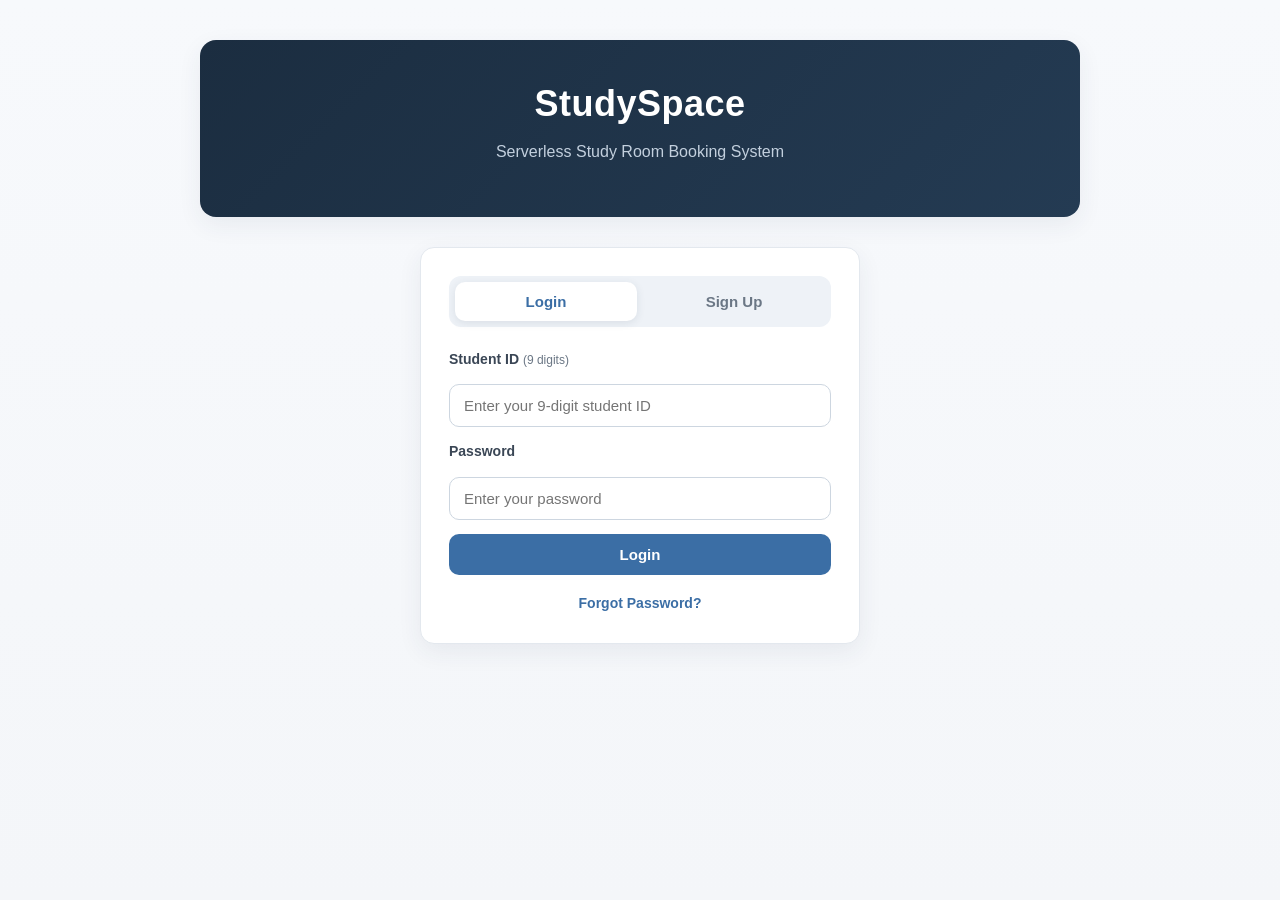
<file: frontend/index.html>
<!DOCTYPE html>
<html lang="en">
<head>
  <meta charset="UTF-8" />
  <meta name="viewport" content="width=device-width, initial-scale=1.0" />
  <title>StudySpace - Login</title>
  <link rel="stylesheet" href="style.css" />
</head>
<body>
  <div class="container">
    <header>
      <h1>StudySpace</h1>
      <p>Serverless Study Room Booking System</p>
    </header>

    <div class="card auth-card">
      <div class="tabs">
        <button id="loginTab" class="tab active" type="button">Login</button>
        <button id="signupTab" class="tab" type="button">Sign Up</button>
      </div>

      <!-- LOGIN -->
      <form id="loginForm" class="auth-form">
        <label>Student ID <span class="hint">(9 digits)</span></label>
        <input
          type="text"
          id="loginStudentId"
          placeholder="Enter your 9-digit student ID"
          pattern="\d{9}"
          maxlength="9"
          inputmode="numeric"
          title="Student ID must be exactly 9 digits"
          required
        />
        <label>Password</label>
        <input type="password" id="loginPassword" placeholder="Enter your password" required />
        <button type="submit">Login</button>
        <p class="form-link"><a href="#" id="forgotPasswordLink">Forgot Password?</a></p>
      </form>

      <!-- FORGOT PASSWORD (hidden until link is clicked) -->
      <div id="forgotPasswordSection" class="auth-form hidden">
        <h3>Reset Password</h3>

        <div id="resetStep1">
          <label>Student ID <span class="hint">(9 digits)</span></label>
          <input
            type="text"
            id="resetStudentId"
            placeholder="Enter your 9-digit student ID"
            pattern="\d{9}"
            maxlength="9"
            inputmode="numeric"
            title="Student ID must be exactly 9 digits"
            required
          />
          <label>Email</label>
          <input type="email" id="resetEmail" placeholder="Enter your registered email" required />
          <button type="button" id="sendResetCodeBtn">Send Reset Code</button>
        </div>

        <div id="resetStep2" class="hidden">
          <p class="hint">Enter the code sent to your email, then choose a new password.</p>
          <label>Reset Code</label>
          <input type="text" id="resetCode" placeholder="6-digit code" maxlength="6" inputmode="numeric" required />
          <label>New Password <span class="hint">(8+ chars, 1 uppercase, 1 number, 1 special)</span></label>
          <input type="password" id="newPassword" placeholder="Create a strong password" required />
          <button type="button" id="confirmResetBtn">Reset Password</button>
        </div>

        <p class="form-link"><a href="#" id="backToLoginLink">Back to Login</a></p>
      </div>

      <!-- SIGN UP -->
      <form id="signupForm" class="auth-form hidden">
        <label>Full Name</label>
        <input type="text" id="signupName" placeholder="Enter your full name" required />
        <label>Student ID <span class="hint">(9 digits)</span></label>
        <input
          type="text"
          id="signupStudentId"
          placeholder="Choose your student ID"
          pattern="\d{9}"
          maxlength="9"
          inputmode="numeric"
          title="Student ID must be exactly 9 digits"
          required
        />
        <label>Email <span class="hint">(used for password reset)</span></label>
        <input type="email" id="signupEmail" placeholder="Enter your email" required />
        <label>Password <span class="hint">(8+ chars, 1 uppercase, 1 number, 1 special)</span></label>
        <input type="password" id="signupPassword" placeholder="Create a strong password" required />
        <button type="submit">Create Account</button>
      </form>
    </div>
  </div>
  <script src="auth.js"></script>
</body>
</html>
</file>
<file: frontend/style.css>
/* ===================== StudySpace - Styles ===================== */

:root {
  --navy: #243b53;
  --navy-deep: #1b2d40;
  --blue: #3b6ea5;
  --blue-dark: #2f5783;
  --green: #3a8a6e;
  --green-dark: #2f7059;
  --red: #c0473f;
  --red-dark: #a23a33;
  --bg: #f4f6f9;
  --card: #ffffff;
  --text: #2b3543;
  --muted: #6b7785;
  --border: #e3e8ee;
  --shadow: 0 8px 24px rgba(36, 59, 83, 0.07);
  --shadow-hover: 0 12px 32px rgba(36, 59, 83, 0.12);
}

* { box-sizing: border-box; }

body {
  margin: 0;
  font-family: "Segoe UI", Arial, sans-serif;
  background: linear-gradient(180deg, #f7f9fc 0%, var(--bg) 100%);
  background-attachment: fixed;
  color: var(--text);
  line-height: 1.55;
}

.container {
  width: 90%;
  max-width: 880px;
  margin: 0 auto;
  padding: 40px 0 60px;
}

/* ---------- Header ---------- */
header {
  text-align: center;
  margin-bottom: 30px;
  padding: 36px 25px;
  background: linear-gradient(135deg, var(--navy-deep), var(--navy));
  border-radius: 16px;
  box-shadow: var(--shadow);
  color: #fff;
  animation: fadeDown 0.6s ease both;
}
header h1 { margin: 0; font-size: 36px; letter-spacing: 0.5px; font-weight: 700; color: #ffffff; }
header p { margin-top: 8px; font-size: 16px; color: #c3d0de; }

/* ---------- Cards ---------- */
.card {
  background: var(--card);
  padding: 28px;
  margin-bottom: 22px;
  border-radius: 14px;
  border: 1px solid var(--border);
  box-shadow: var(--shadow);
  animation: fadeUp 0.5s ease both;
  transition: box-shadow 0.25s ease, transform 0.25s ease;
}
.card:hover { box-shadow: var(--shadow-hover); transform: translateY(-2px); }
.card h2 { margin-top: 0; color: var(--navy); font-size: 21px; }

/* ---------- Forms ---------- */
form { display: grid; gap: 14px; }
label { font-weight: 600; color: #3a4655; font-size: 14px; }
.hint { font-weight: 400; color: var(--muted); font-size: 12px; }
input, select {
  width: 100%;
  padding: 12px 14px;
  border: 1px solid #cdd6e0;
  border-radius: 10px;
  font-size: 15px;
  background: #fff;
  transition: border-color 0.2s ease, box-shadow 0.2s ease;
}
input:focus, select:focus {
  outline: none;
  border-color: var(--blue);
  box-shadow: 0 0 0 3px rgba(59, 110, 165, 0.15);
}

/* ---------- Buttons ---------- */
button {
  padding: 12px 18px;
  border: none;
  border-radius: 10px;
  background: var(--blue);
  color: #fff;
  font-size: 15px;
  font-weight: 600;
  cursor: pointer;
  transition: background 0.2s ease, transform 0.12s ease, box-shadow 0.2s ease;
}
button:hover { background: var(--blue-dark); box-shadow: 0 6px 16px rgba(59, 110, 165, 0.28); }
button:active { transform: scale(0.98); }
.secondary { background: #e7ecf2; color: #3a4655; }
.secondary:hover { background: #d7dee7; box-shadow: none; }

/* ---------- Time row ---------- */
.time-row { display: grid; grid-template-columns: 1fr 1fr; gap: 14px; }
.time-col { display: grid; gap: 6px; }

/* ---------- Auth (login page feel) ---------- */
.auth-card { max-width: 440px; margin: 10px auto 0; }
.tabs {
  display: flex;
  gap: 6px;
  margin-bottom: 22px;
  background: #eef2f7;
  padding: 6px;
  border-radius: 12px;
}
.tab { flex: 1; background: transparent; color: var(--muted); font-weight: 600; padding: 11px; }
.tab:hover { background: transparent; box-shadow: none; color: var(--navy); }
.tab.active { background: #fff; color: var(--blue); box-shadow: 0 2px 8px rgba(36, 59, 83, 0.1); }
.auth-form { animation: fadeIn 0.35s ease both; }

/* ---------- Form links (Forgot password / Back to login) ---------- */
.form-link {
  margin-top: 4px;
  margin-bottom: 0;
  text-align: center;
  font-size: 14px;
}
.form-link a {
  color: var(--blue);
  font-weight: 600;
  text-decoration: none;
}
.form-link a:hover {
  color: var(--blue-dark);
  text-decoration: underline;
}

/* ---------- Forgot password panel ---------- */
#forgotPasswordSection {
  margin-top: 18px;
  padding-top: 18px;
  border-top: 1px solid var(--border);
}
#forgotPasswordSection h3 {
  margin-top: 0;
  margin-bottom: 14px;
  color: var(--navy);
  font-size: 18px;
}
#forgotPasswordSection button[type="button"] {
  margin-top: 10px;
}

/* ---------- Welcome bar ---------- */
.welcome-bar {
  display: flex;
  align-items: center;
  justify-content: space-between;
  padding: 16px 24px;
  font-weight: 600;
  color: var(--navy);
}
#logoutBtn { background: #eef2f7; color: #3a4655; padding: 8px 16px; }
#logoutBtn:hover { background: #d7dee7; box-shadow: none; }

/* ---------- Bookings ---------- */
.bookings-header { display: flex; align-items: center; justify-content: space-between; }
#refreshBtn { background: var(--green); padding: 8px 16px; }
#refreshBtn:hover { background: var(--green-dark); box-shadow: 0 6px 16px rgba(58, 138, 110, 0.28); }
.bookings-list { margin-top: 16px; display: grid; gap: 12px; }
.booking-item {
  border: 1px solid var(--border);
  border-left: 4px solid var(--blue);
  padding: 16px 18px;
  border-radius: 12px;
  background: #f8fafc;
  animation: fadeIn 0.4s ease both;
  transition: transform 0.2s ease, box-shadow 0.2s ease;
}
.booking-item:hover { transform: translateX(3px); box-shadow: var(--shadow); }
.booking-item h3 { margin: 0 0 8px 0; color: var(--navy); }
.booking-item p { margin: 4px 0; font-size: 14px; }
.delete-btn { background: var(--red); margin-top: 10px; padding: 8px 16px; }
.delete-btn:hover { background: var(--red-dark); box-shadow: 0 6px 16px rgba(192, 71, 63, 0.28); }

/* ---------- Modal (cancellation code) ---------- */
.modal-overlay {
  position: fixed; inset: 0;
  background: rgba(27, 45, 64, 0.55);
  display: flex; align-items: center; justify-content: center;
  z-index: 1000;
  animation: fadeIn 0.25s ease both;
}
.modal {
  background: #fff;
  padding: 30px;
  border-radius: 14px;
  max-width: 420px;
  width: 90%;
  text-align: center;
  box-shadow: var(--shadow-hover);
  animation: popIn 0.3s ease both;
}
.modal h3 { margin-top: 0; color: var(--navy); }
.modal p { color: var(--muted); font-size: 14px; }
.code-box {
  font-family: "Courier New", monospace;
  font-size: 30px;
  font-weight: 700;
  letter-spacing: 6px;
  color: var(--blue);
  background: #eef4fa;
  border: 1px dashed var(--blue);
  border-radius: 12px;
  padding: 16px;
  margin: 18px 0;
}
.modal-actions { display: flex; gap: 10px; justify-content: center; }

/* ---------- Utilities ---------- */
.hidden { display: none !important; }
.error { color: var(--red); font-weight: 600; }
.success { color: var(--green-dark); font-weight: 600; }

/* ---------- Animations ---------- */
@keyframes fadeIn { from { opacity: 0; } to { opacity: 1; } }
@keyframes fadeUp { from { opacity: 0; transform: translateY(14px); } to { opacity: 1; transform: translateY(0); } }
@keyframes fadeDown { from { opacity: 0; transform: translateY(-14px); } to { opacity: 1; transform: translateY(0); } }
@keyframes popIn { from { opacity: 0; transform: scale(0.9); } to { opacity: 1; transform: scale(1); } }

/* ---------- Responsive ---------- */
@media (max-width: 600px) {
  header h1 { font-size: 30px; }
  .time-row { grid-template-columns: 1fr; }
  .container { width: 94%; }
}
</file>
